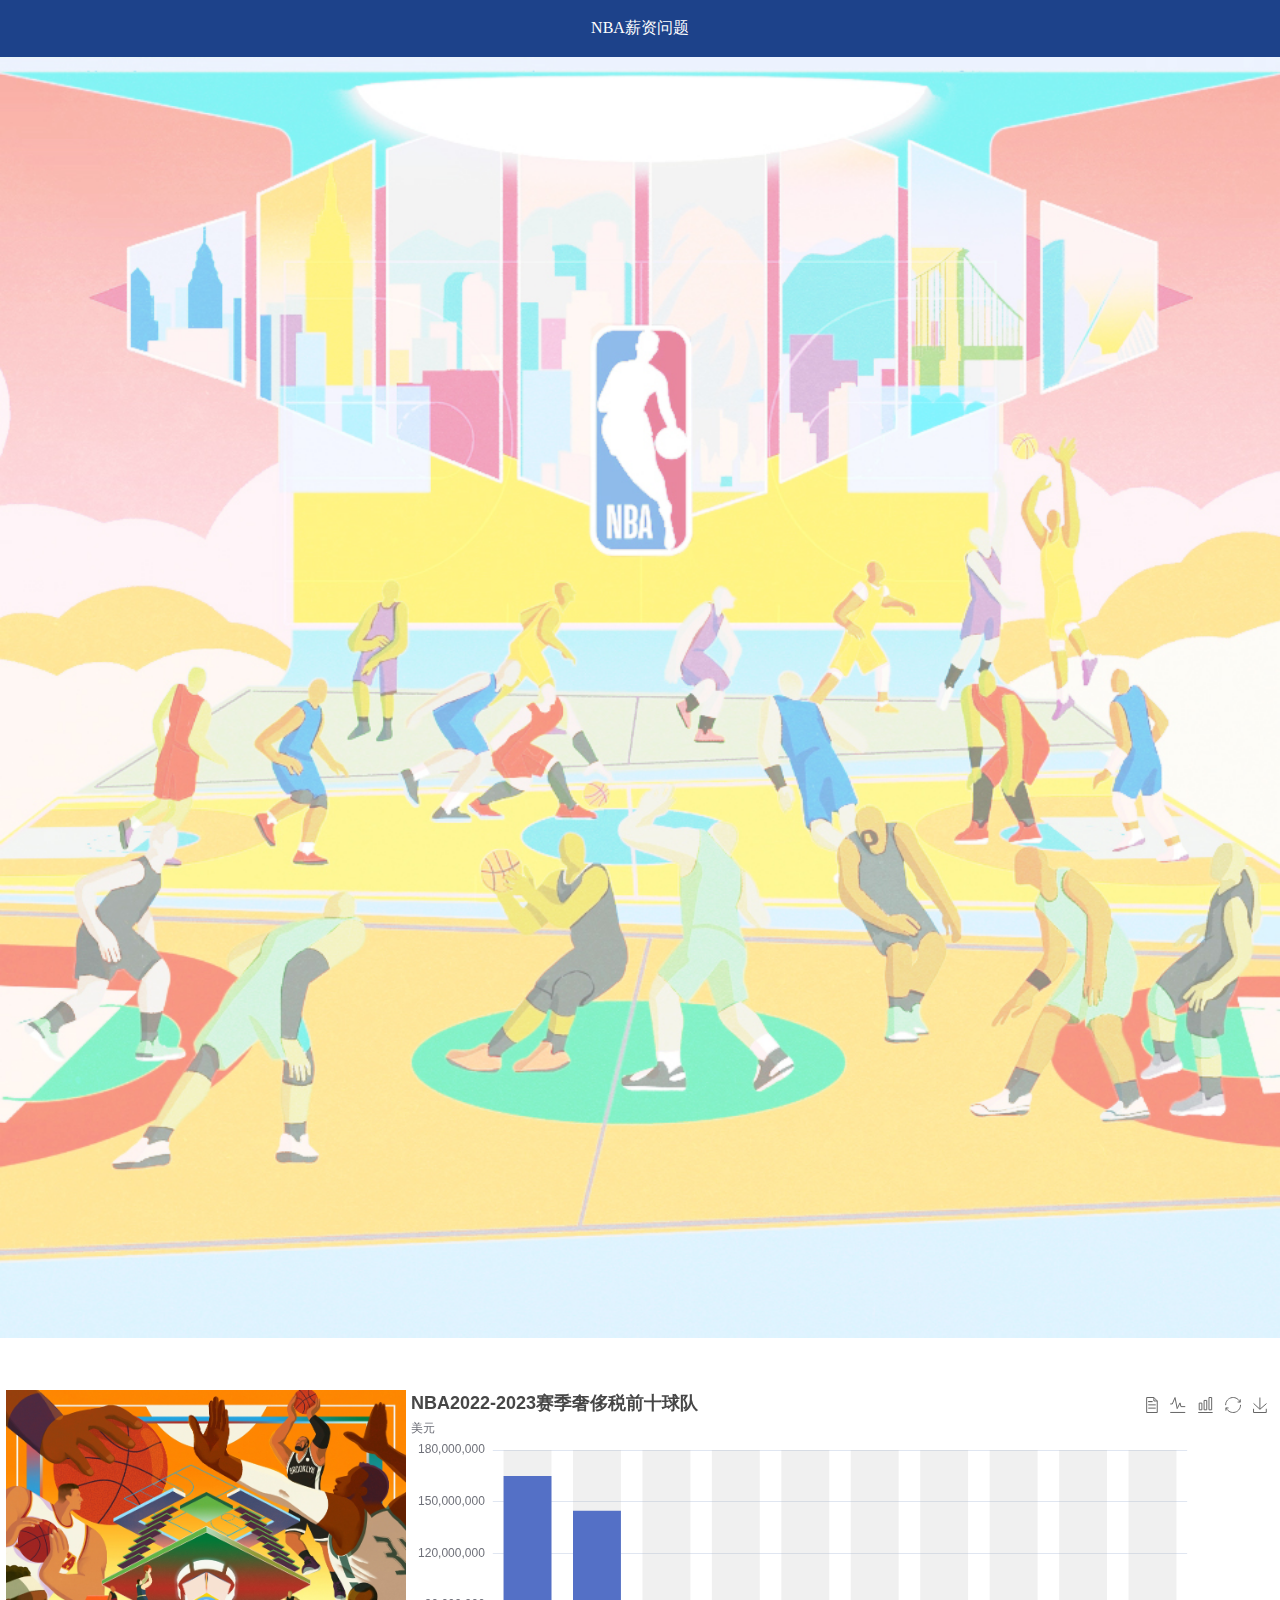
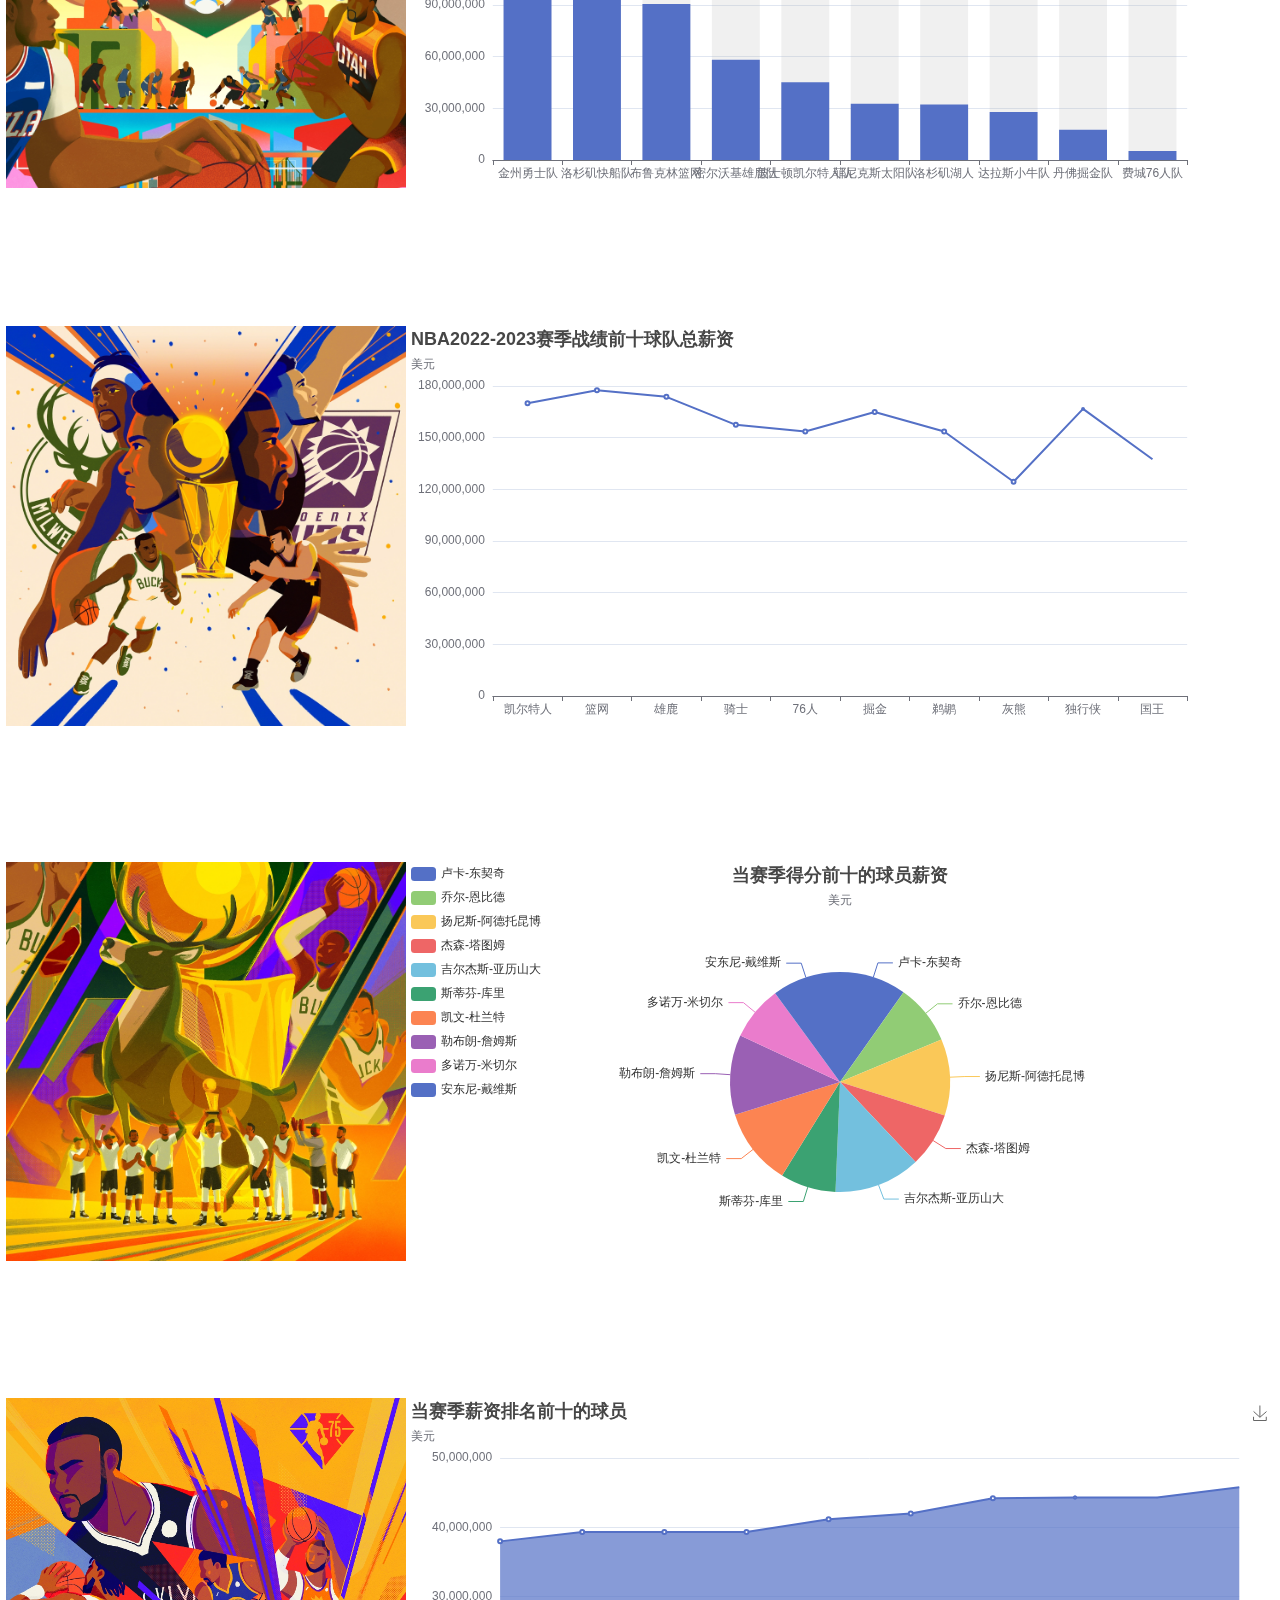
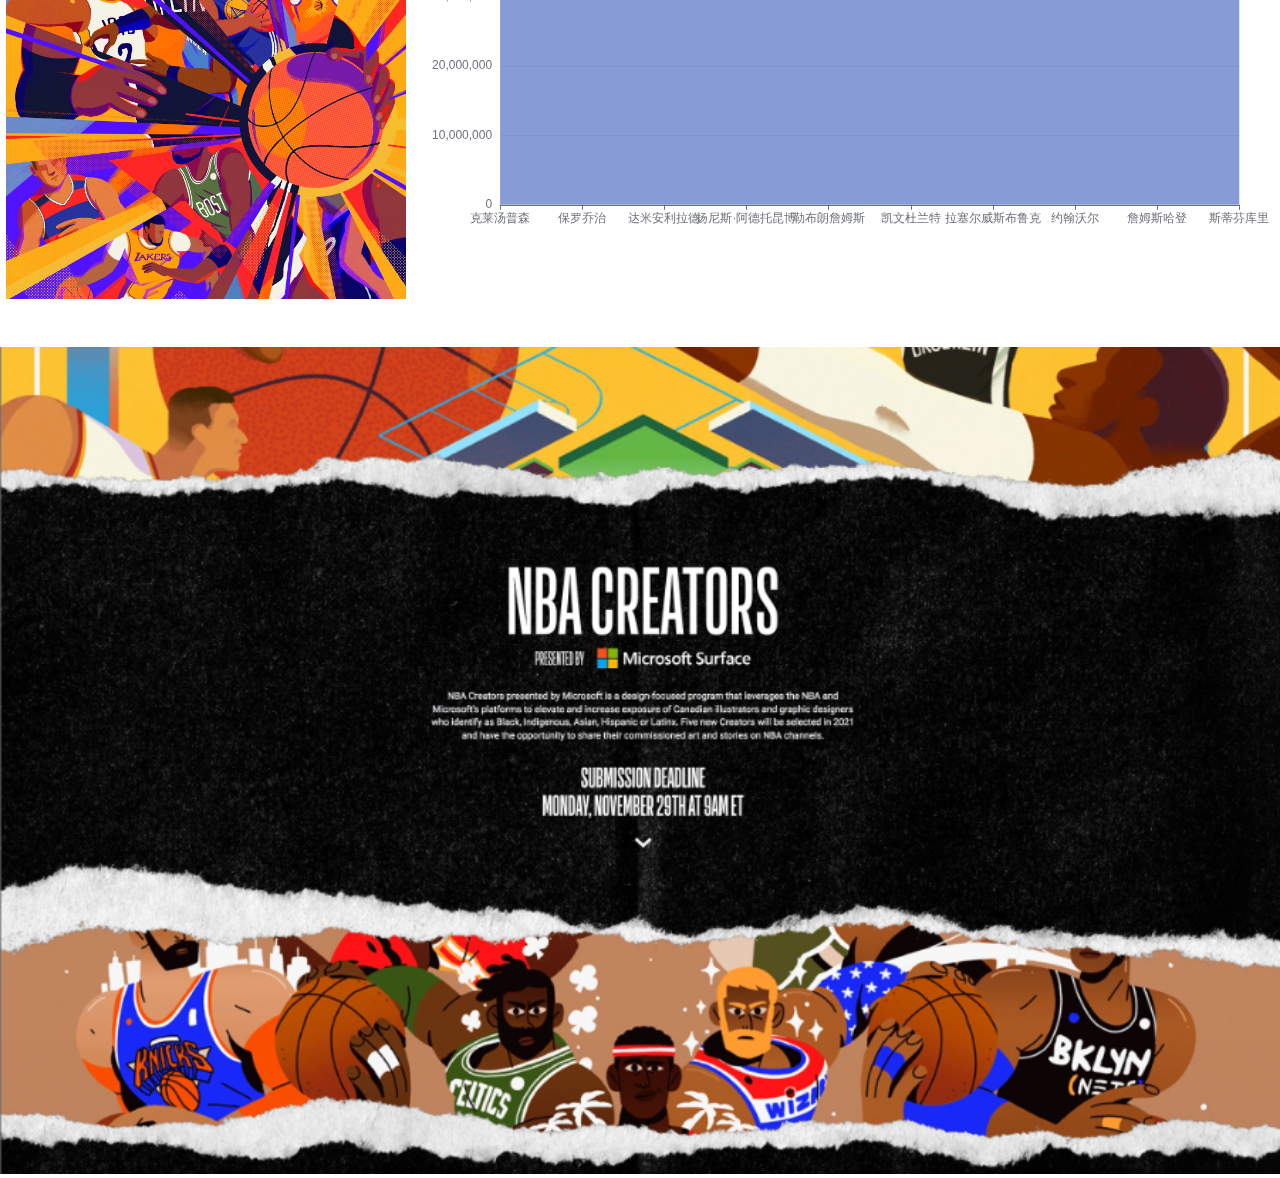
<file: index.html>
<!DOCTYPE html>
<html lang="en">

<head>
    <meta charset="UTF-8">
    <meta http-equiv="X-UA-Compatible" content="IE=edge">
    <meta name="viewport" content="width=device-width, initial-scale=1.0">
    <title>NBA</title>
    <link href="./css/style.css" rel="stylesheet" />
</head>

<body>
    <div class="nav">
        NBA薪资问题
    </div>
    <div class="banner">
        <img src="./image/banner.jpg">
    </div>
    <div class="content">
        <img src="./image/img1.png">
        <div id="chart-container1" class="echarts"></div>
    </div>
    <div class="content">
        <img src="./image/img2.png">
        <div id="chart-container2" class="echarts"></div>
    </div>

    <div class="content">
        <img src="./image/img3.png">
        <div id="chart-container3" class="echarts"></div>
    </div>

    <div class="content">
        <img src="./image/img4.png">
        <div id="chart-container4" class="echarts"></div>
    </div>


    <div class="banner">
        <img src="./image/img-footer.png">
    </div>


    <script src="./js/echarts.min.js"></script>
    <script src="./js/script1.js"></script>
    <script src="./js/script2.js"></script>
    <script src="./js/script3.js"></script>
    <script src="./js/script4.js"></script>
</body>

</html>
</file>
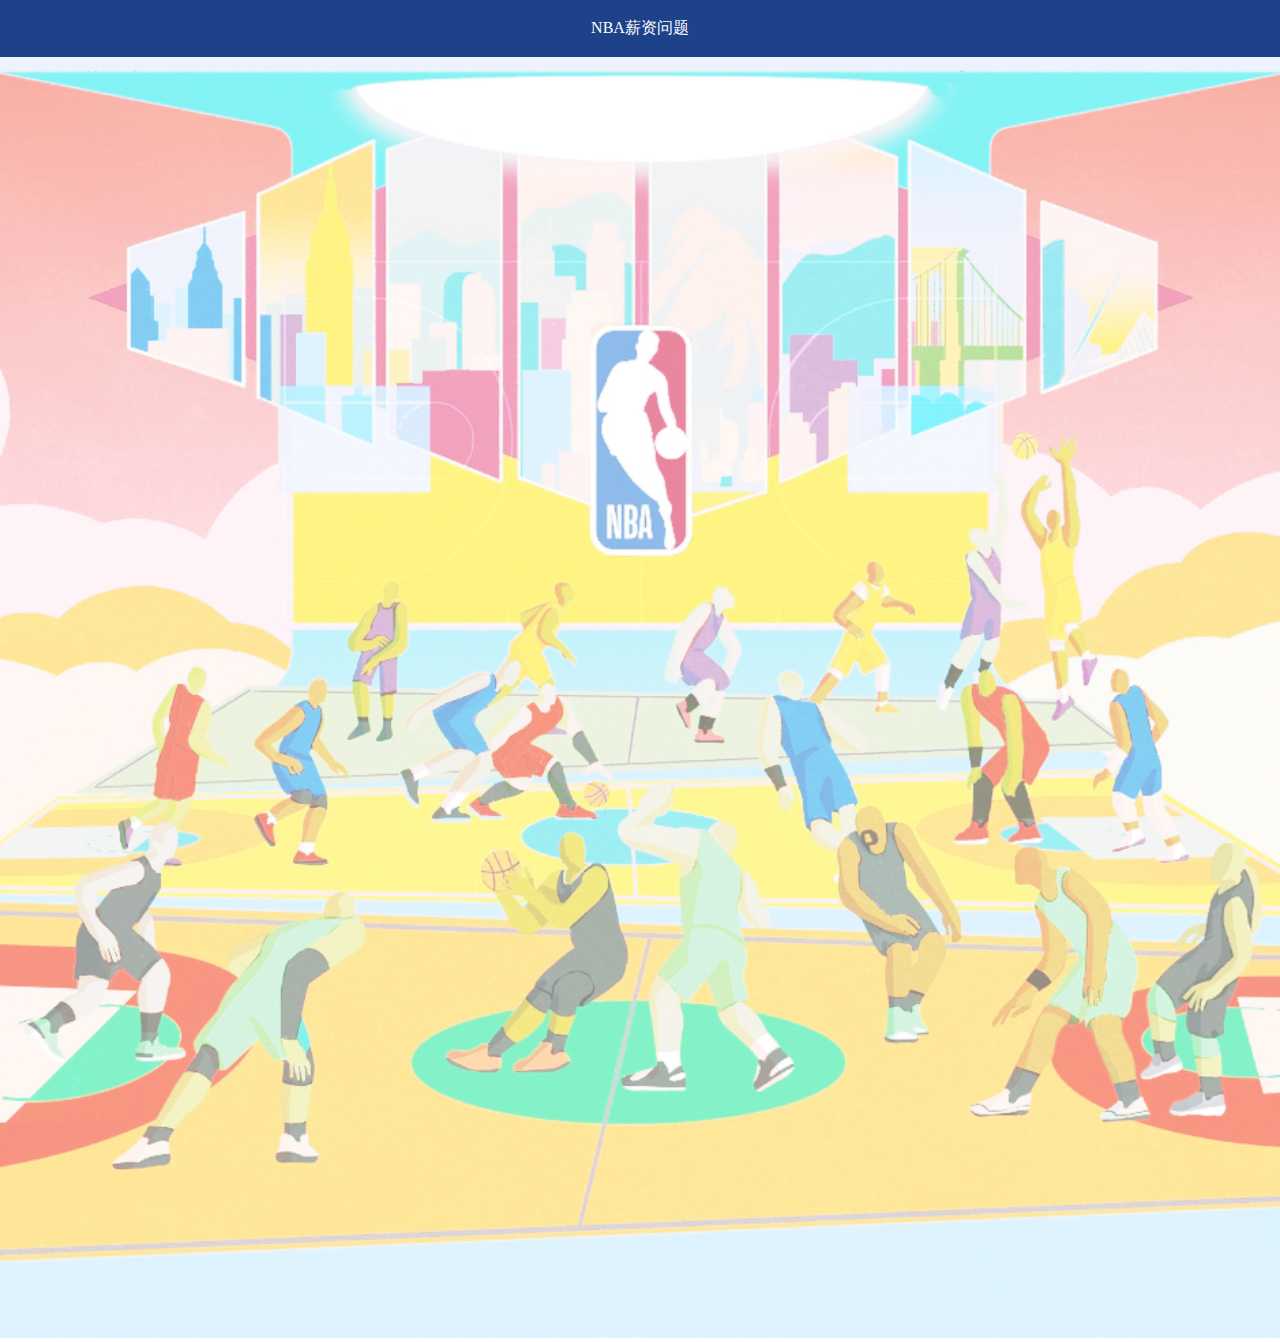
<file: 第一部分.html>
<!DOCTYPE html>
<html lang="en">

<head>
    <meta charset="UTF-8">
    <meta http-equiv="X-UA-Compatible" content="IE=edge">
    <meta name="viewport" content="width=device-width, initial-scale=1.0">
    <title>第一部分</title>
    <link href="./css/style.css" rel="stylesheet" />
</head>

<body>
    <div class="nav">
        NBA薪资问题
    </div>
    <div class="banner">
        <img src="./image/banner.jpg">
    </div>
</body>

</html>
</file>
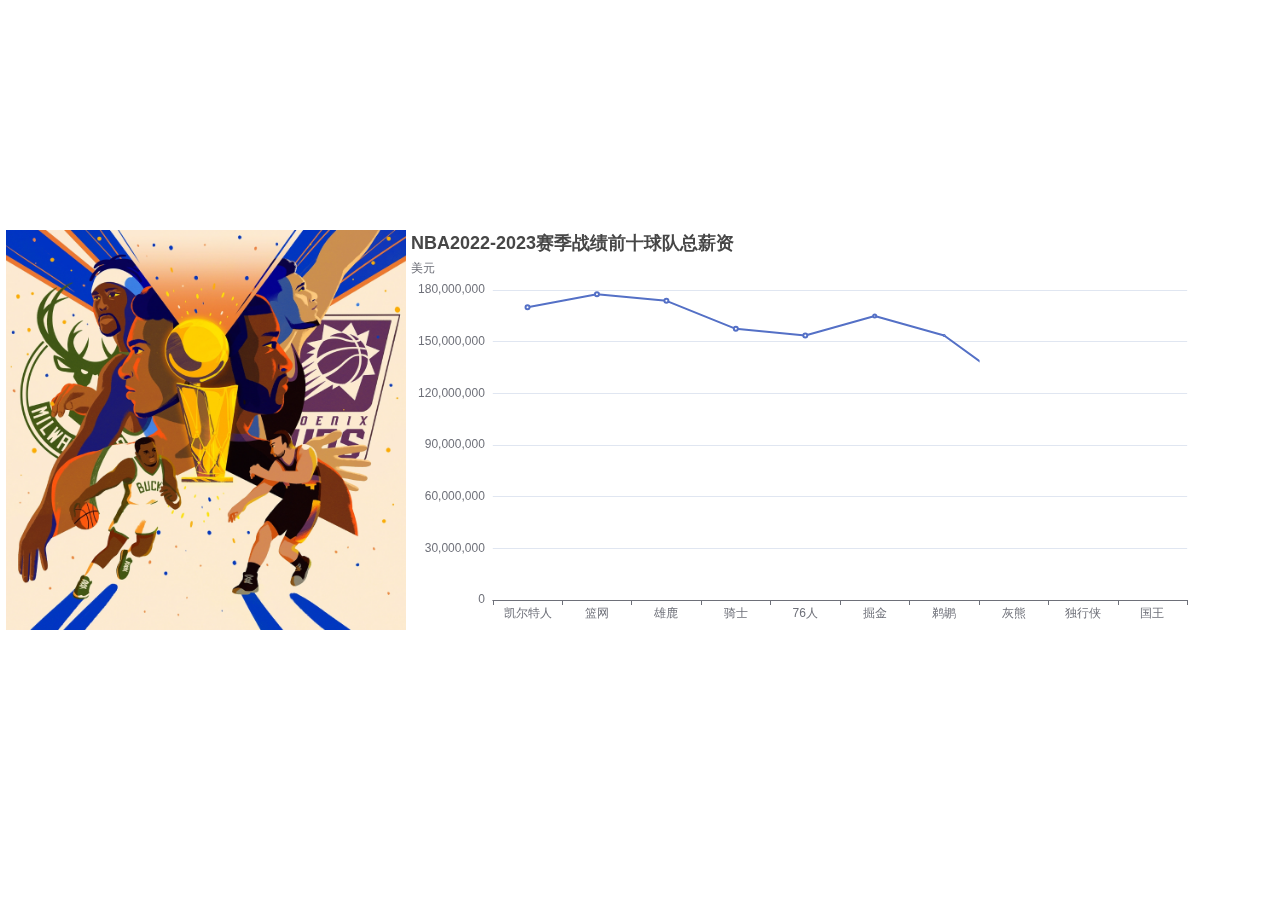
<file: 第三部分.html>
<!DOCTYPE html>
<html lang="en">

<head>
    <meta charset="UTF-8">
    <meta http-equiv="X-UA-Compatible" content="IE=edge">
    <meta name="viewport" content="width=device-width, initial-scale=1.0">
    <title>第三部分</title>
    <link href="./css/style.css" rel="stylesheet" />
</head>

<body>
    <div class="page new-style">
        <div class="content">
            <img src="./image/img2.png">
            <div id="chart-container2" class="echarts"></div>
        </div>
    </div>


    <script src="./js/echarts.min.js"></script>
    <script src="./js/script2.js"></script>
</body>

</html>
</file>
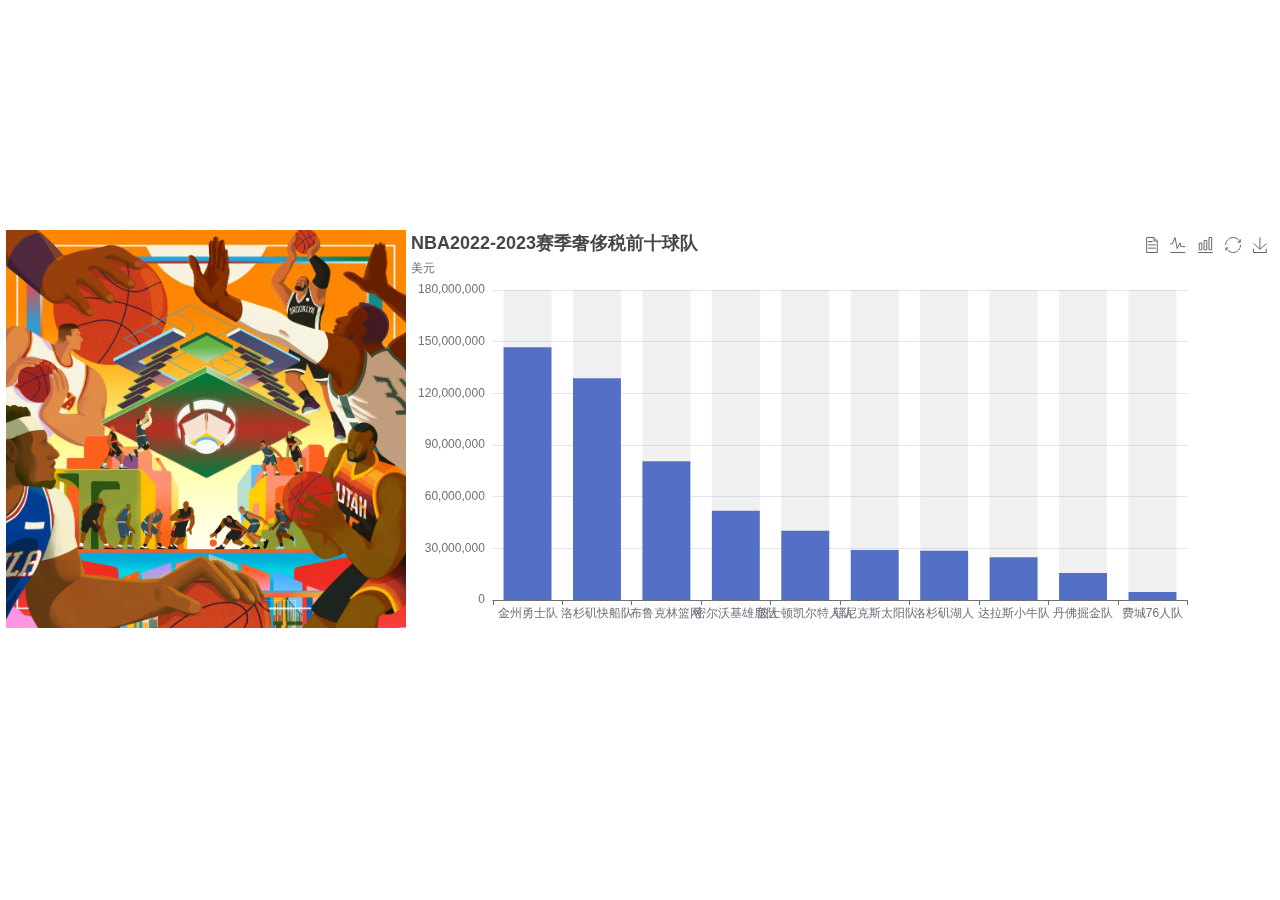
<file: 第二部分.html>
<!DOCTYPE html>
<html lang="en">

<head>
    <meta charset="UTF-8">
    <meta http-equiv="X-UA-Compatible" content="IE=edge">
    <meta name="viewport" content="width=device-width, initial-scale=1.0">
    <title>第二部分</title>
    <link href="./css/style.css" rel="stylesheet" />
</head>

<body>
    <div class="page">
        <div class="content">
            <img src="./image/img1.png">
            <div id="chart-container1" class="echarts"></div>
        </div>
    </div>


    <script src="./js/echarts.min.js"></script>
    <script src="./js/script1.js"></script>
</body>

</html>
</file>
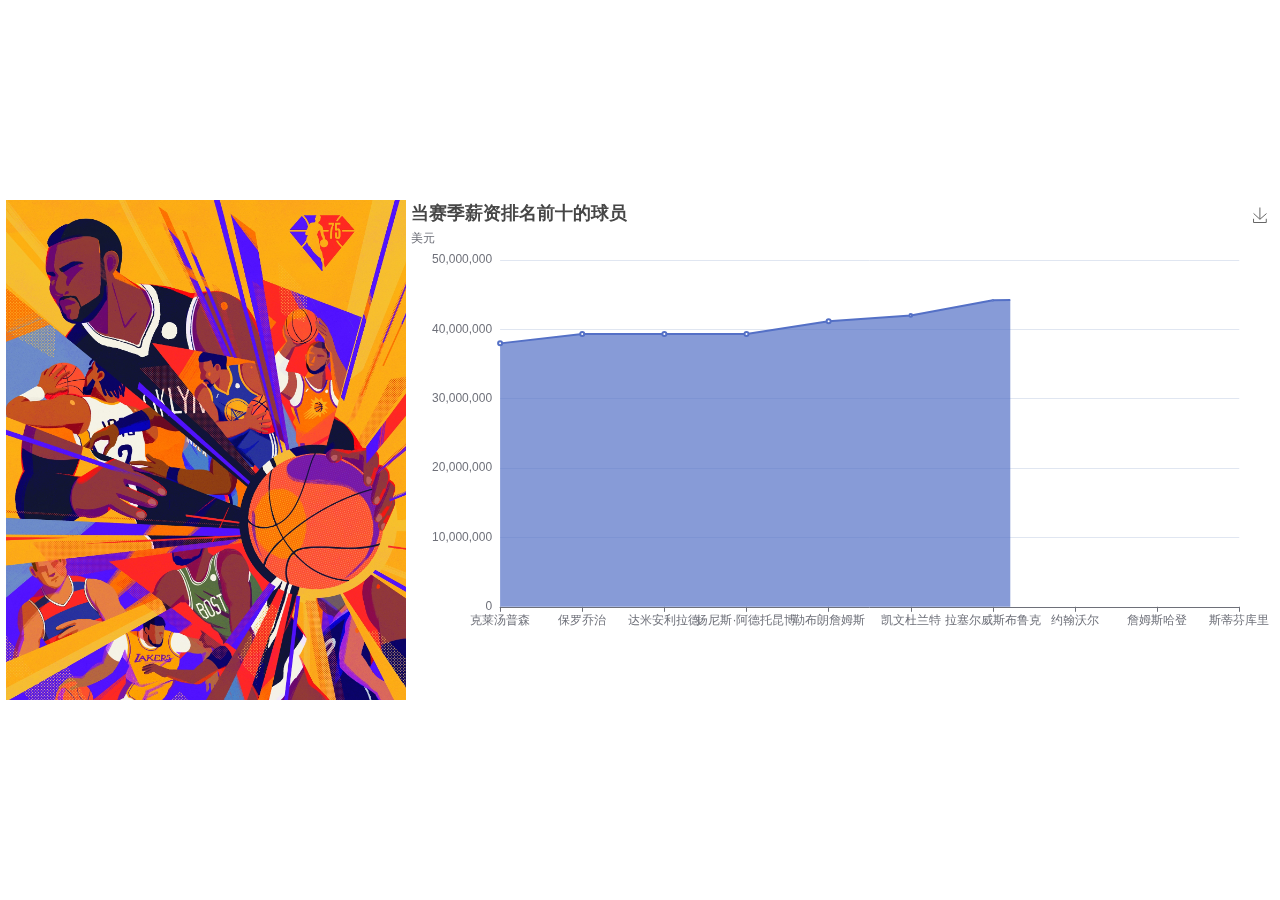
<file: 第五部分.html>
<!DOCTYPE html>
<html lang="en">

<head>
    <meta charset="UTF-8">
    <meta http-equiv="X-UA-Compatible" content="IE=edge">
    <meta name="viewport" content="width=device-width, initial-scale=1.0">
    <title>第五部分</title>
    <link href="./css/style.css" rel="stylesheet" />
</head>

<body>
    <div class="page">
        <div class="content">
            <img src="./image/img4.png">
            <div id="chart-container4" class="echarts"></div>
        </div>
    </div>


    <script src="./js/echarts.min.js"></script>
    <script src="./js/script4.js"></script>
</body>

</html>
</file>
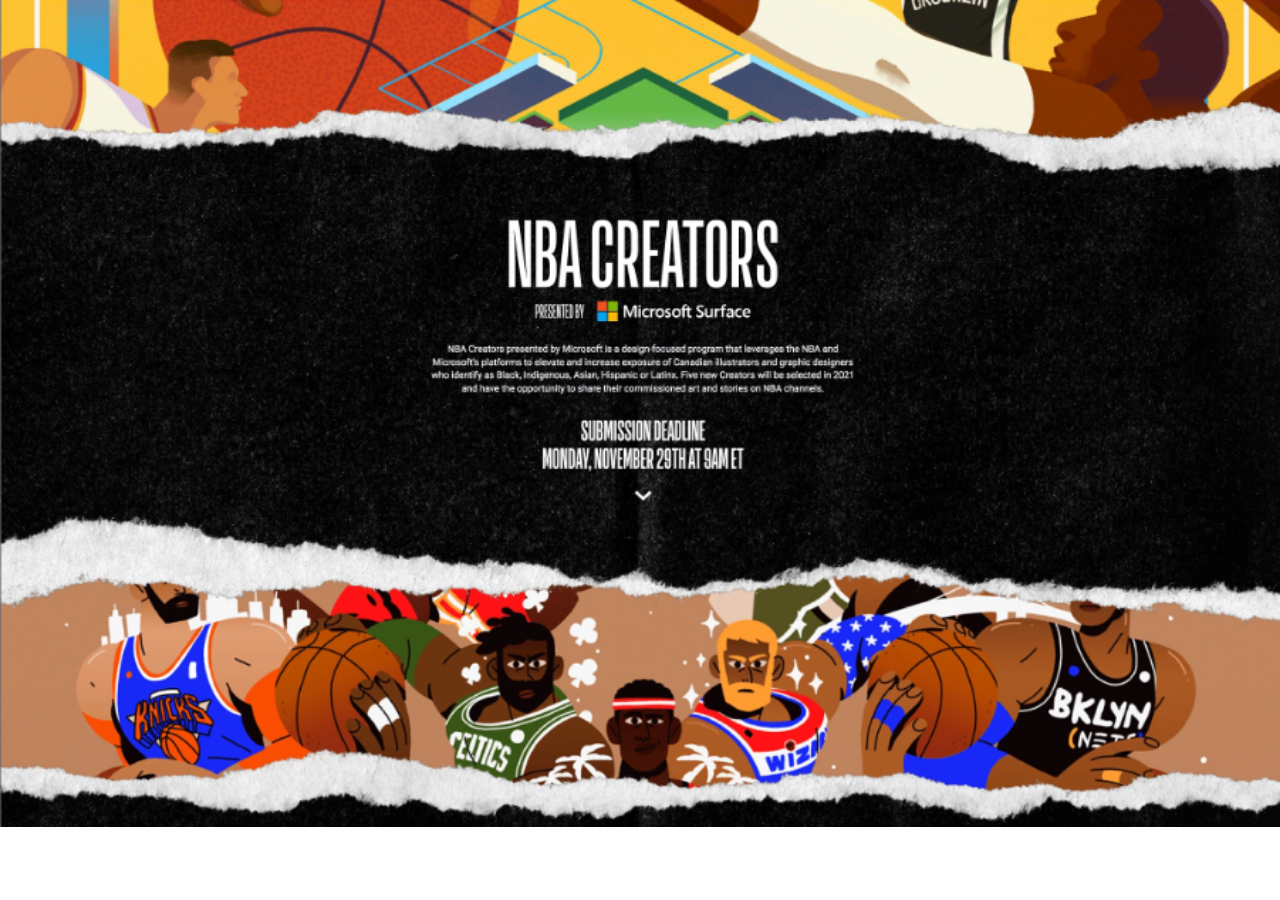
<file: 第六部分.html>
<!DOCTYPE html>
<html lang="en">

<head>
    <meta charset="UTF-8">
    <meta http-equiv="X-UA-Compatible" content="IE=edge">
    <meta name="viewport" content="width=device-width, initial-scale=1.0">
    <title>第六部分</title>
    <link href="./css/style.css" rel="stylesheet" />
</head>

<body>
    <div class="banner">
        <img src="./image/img-footer.png">
    </div>
</body>

</html>
</file>
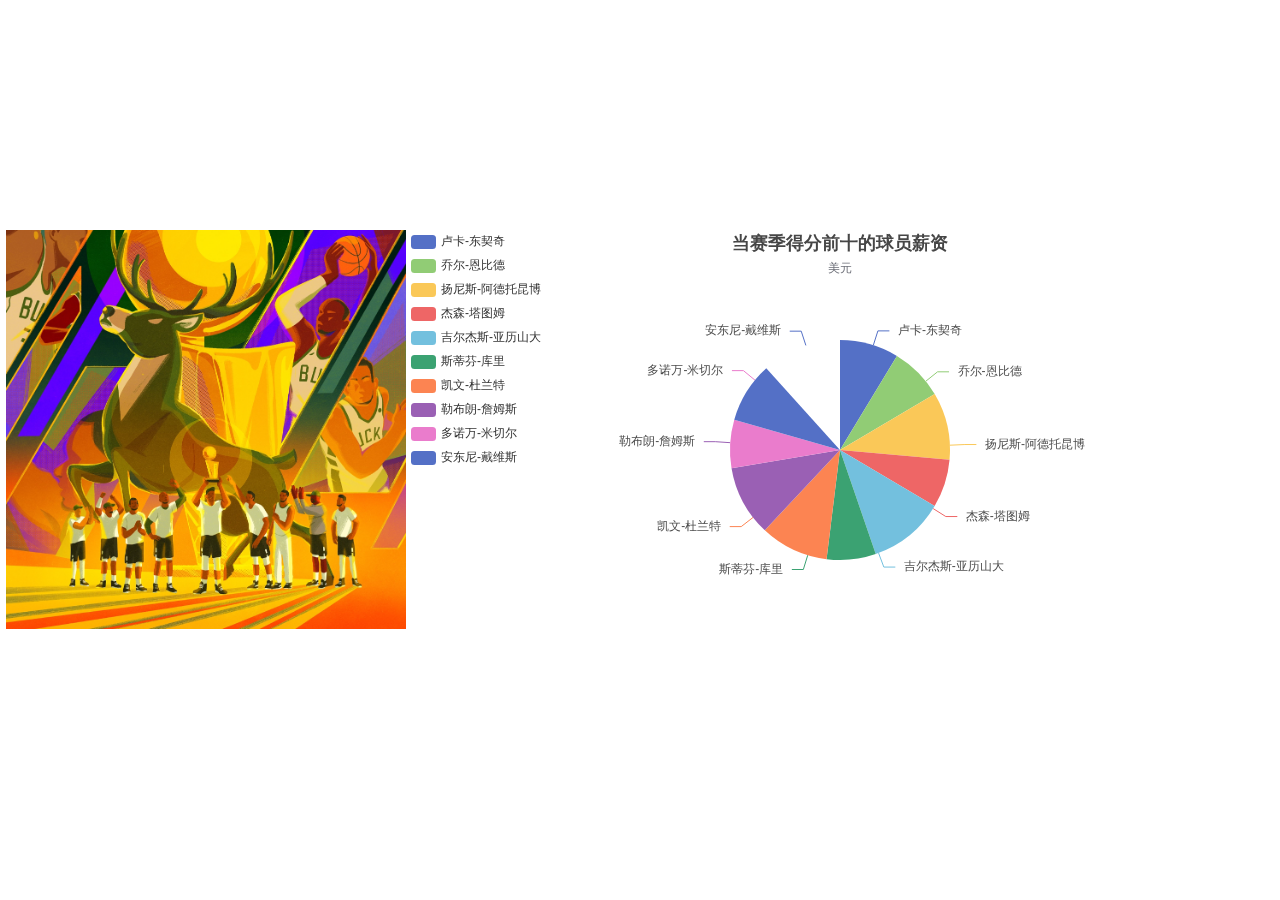
<file: 第四部分.html>
<!DOCTYPE html>
<html lang="en">

<head>
    <meta charset="UTF-8">
    <meta http-equiv="X-UA-Compatible" content="IE=edge">
    <meta name="viewport" content="width=device-width, initial-scale=1.0">
    <title>第四部分</title>
    <link href="./css/style.css" rel="stylesheet" />
</head>

<body>
    <div class="page new-style">
        <div class="content">
            <img src="./image/img3.png">
            <div id="chart-container3" class="echarts"></div>
        </div>
    </div>


    <script src="./js/echarts.min.js"></script>
    <script src="./js/script3.js"></script>
</body>

</html>
</file>
<file: css/style.css>
* {
    margin: 0;
    padding: 0;
    box-sizing: border-box;
}

a {
    text-decoration: none;
}

.nav {
    background-color: #1d428a;
    padding: 18px 48px;
    text-align: center;
    color: #fff;
}

.banner img {
    width: 100%;
}

.echarts {
    position: relative;
    width: 1000px;
    height: 440px;
}

.page {
    width: 100%;
    height: 100vh;
    display: flex;
    flex-direction: column;
    justify-content: center;
}

.content {
    display: flex;
    justify-content: space-between;
    align-items: flex-start;
    padding: 48px 6px;
}

.content img {
    width: 400px;
}
</file>
